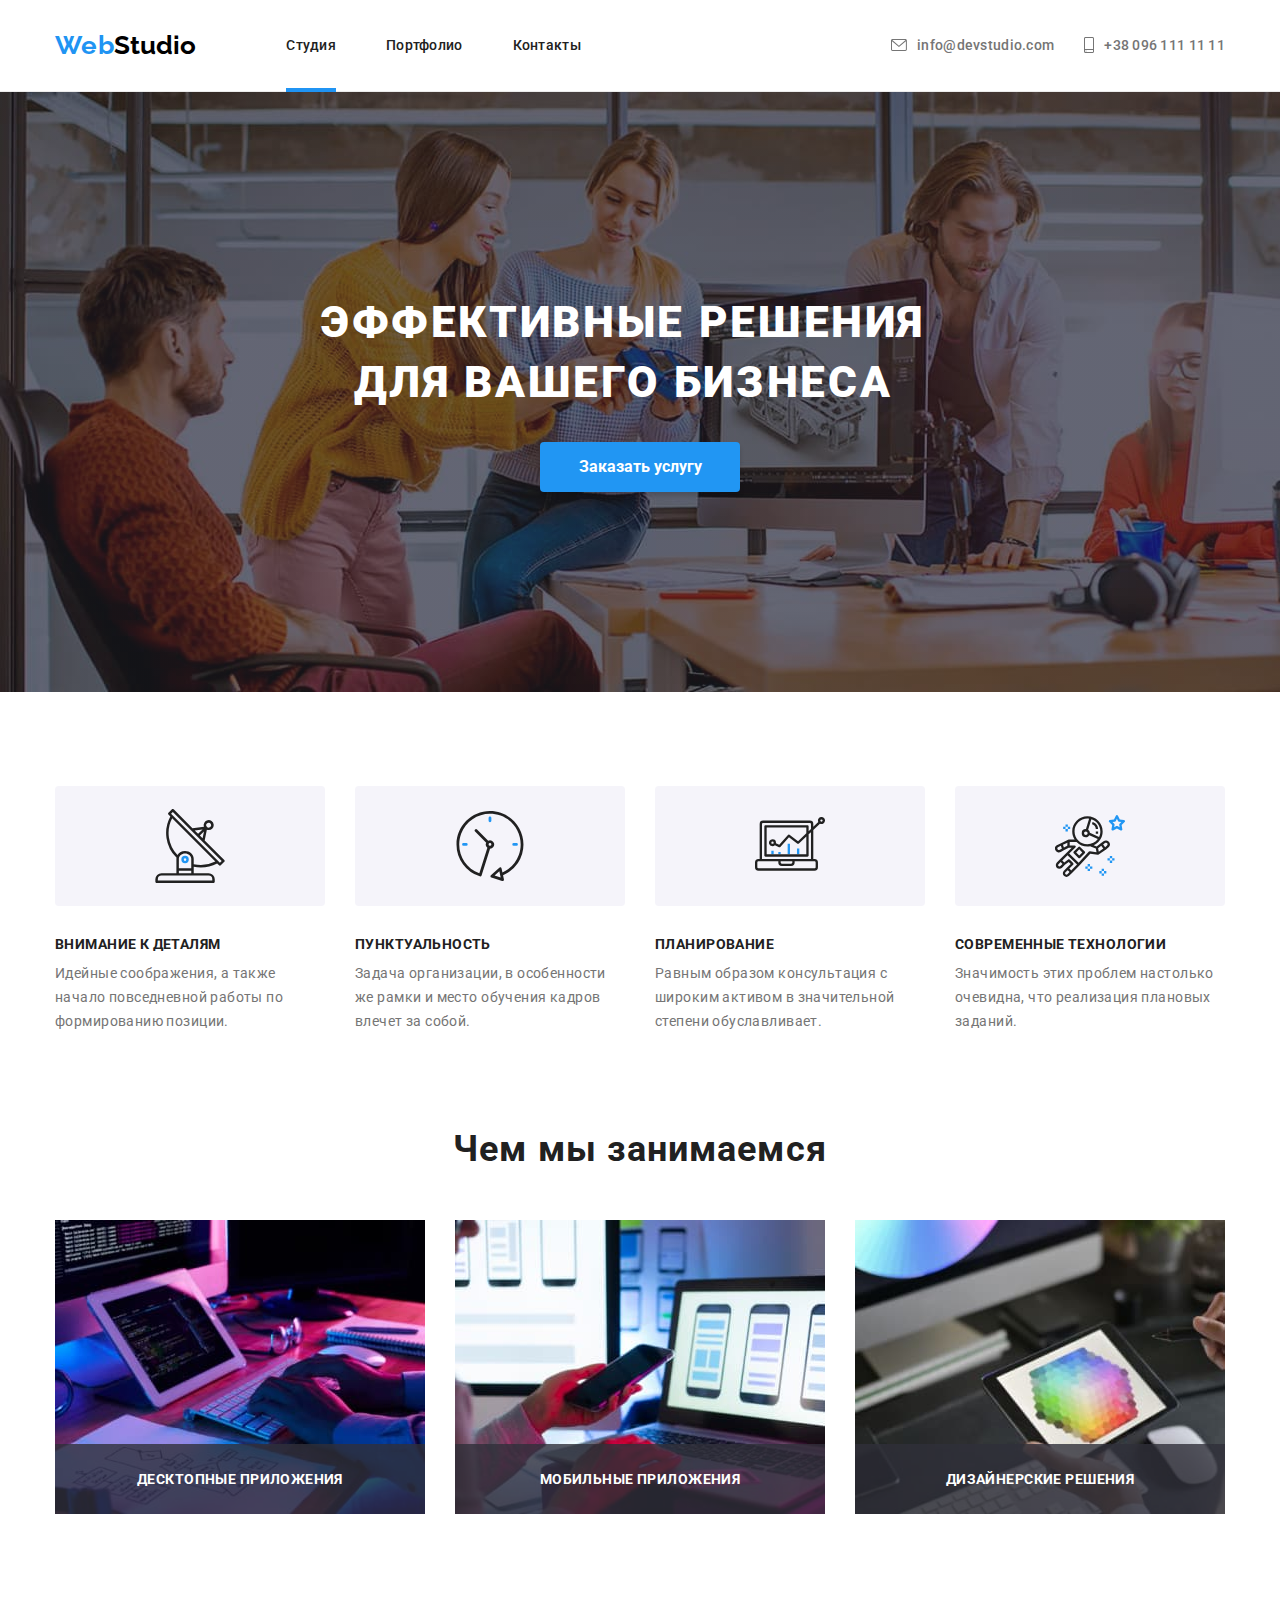
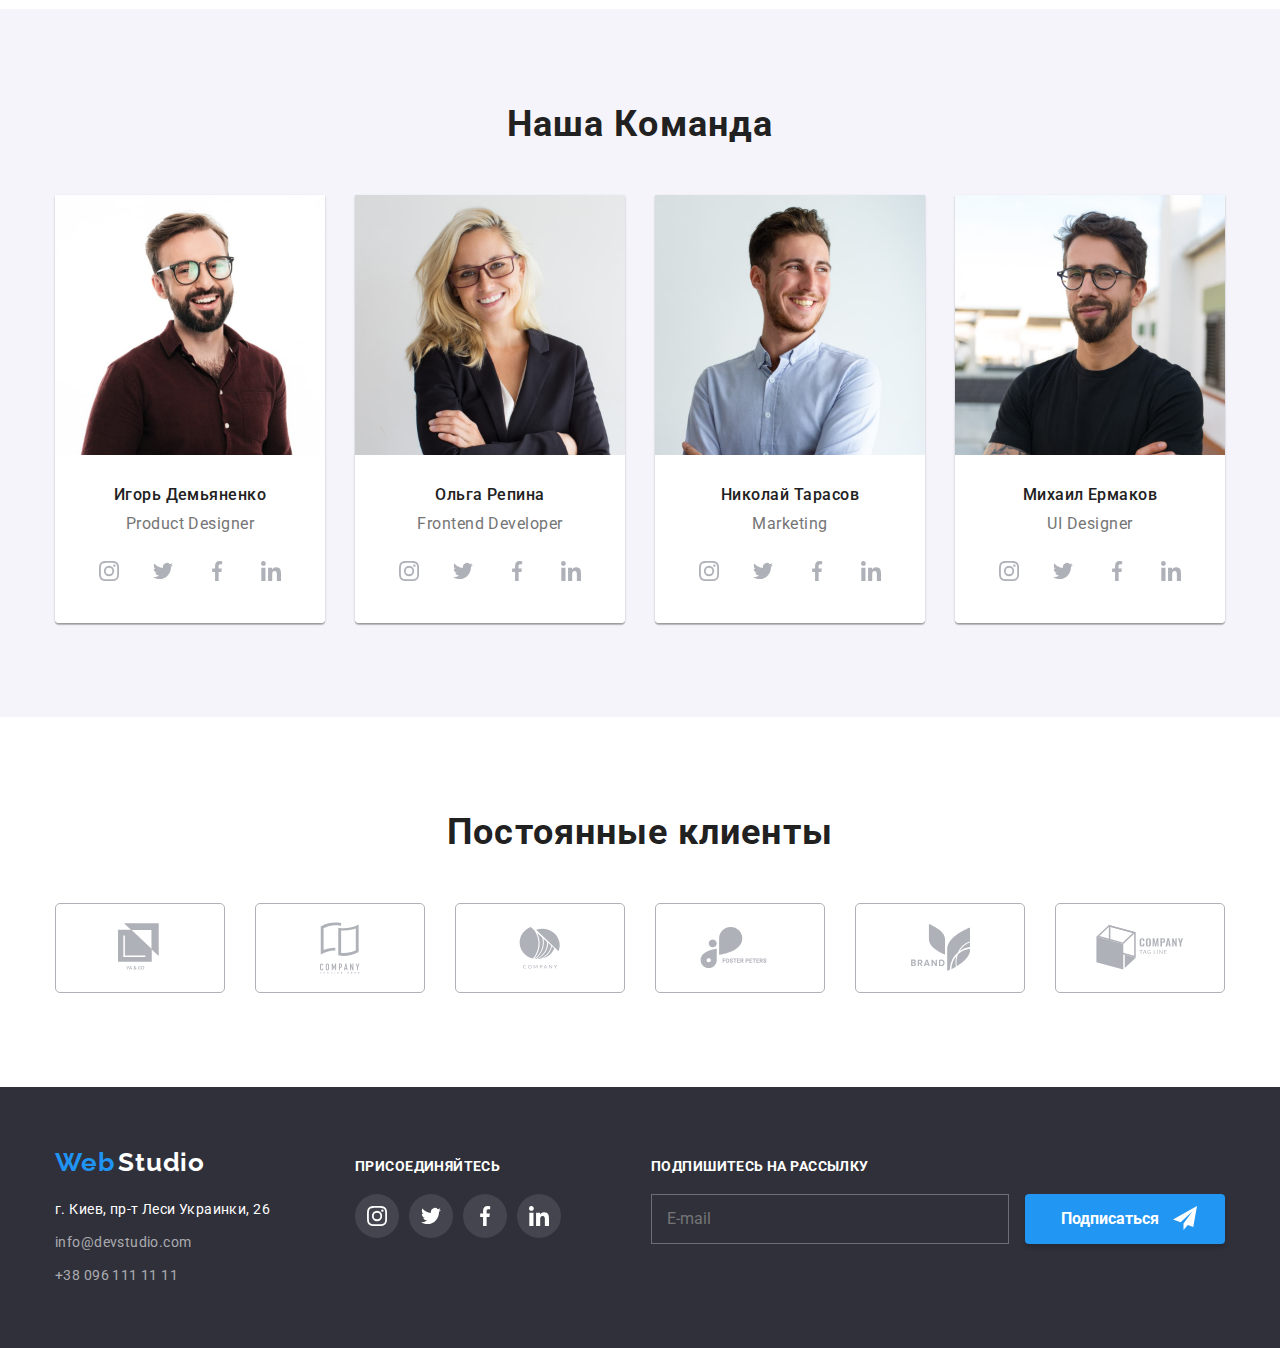
<file: index.html>
<!DOCTYPE html>
<html lang="ru">

<head>
  <meta charset="UTF-8" />
  <meta name="viewport" content="width=device-width, initial-scale=1.0" />
  <title lang="en">Web Studio</title>
  <link rel="stylesheet" href="https://cdnjs.cloudflare.com/ajax/libs/modern-normalize/1.0.0/modern-normalize.css" />
  <link href="https://fonts.googleapis.com/css2?family=Raleway:wght@700&family=Roboto:wght@400;500;700;900&display=swap"
    rel="stylesheet" />
  <link rel="stylesheet" href="./css/main.min.css">
</head>

<body>
  <!-- Heder -->
  <header class="header">
    <div class="container">
      <nav class="navigation">
        <a class="link logo-img" href="./index.html">
          <span class="logo">Web</span><span class="logo-color-light-theme">Studio</span>
        </a>
        <ul class="navigation-list list">
          <li class="navigation-list-item">
            <a class="navigation-list-link link studio-line" href="./index.html">Студия</a>
          </li>
          <li class="navigation-list-item">
            <a class="navigation-list-link link" href="./portfolio.html">Портфолио</a>
          </li>
          <li class="navigation-list-item">
            <a class="navigation-list-link link" href="">Контакты</a>
          </li>
        </ul>
      </nav>
      <address class="address">
        <ul class="address-list-header list">
          <li class="address-list-link-header">
            <a class="address-link link" href="mailto:info@devstudio.com">
              <svg class="address-svg" width="16" height="12">
                <use href="./images/sprite.svg#envelope"></use>
              </svg>
              info@devstudio.com
            </a>
          </li>
          <li class="address-list-link-header">
            <a class="address-link link" href="tel:+380961111111">
              <svg class="address-svg" width="10" height="16">
                <use href="./images/sprite.svg#smartphone"></use>
              </svg>
              +38 096 111 11 11</a>
          </li>
        </ul>
      </address>
    </div>
  </header>
  <main>
    <!-- Hero -->
    <section class="hero">
      <div class="hero-section container">
        <h1 class="hero-title">Эффективные решения для вашего бизнеса</h1>
        <button type="button" class="modal-button" data-modal-open>
          Заказать услугу
        </button>
      </div>
    </section>
    <!-- Qualities  -->
    <section class="qualities">
      <h2 hidden>Нашы качества</h2>
      <div class="qualities-container container">
        <ul class="qualities-list list">
          <li class="qualities-items">
            <h3 class="qualities-list-heading attention">
              Внимание к деталям
            </h3>
            <p class="qualities-list-text">
              Идейные соображения, а также начало повседневной работы по
              формированию позиции.
            </p>
          </li>
          <li class="qualities-items">
            <h3 class="qualities-list-heading punctuality">Пунктуальность</h3>
            <p class="qualities-list-text">
              Задача организации, в особенности же рамки и место обучения
              кадров влечет за собой.
            </p>
          </li>
          <li class="qualities-items">
            <h3 class="qualities-list-heading planning">Планирование</h3>
            <p class="qualities-list-text">
              Равным образом консультация с широким активом в значительной
              степени обуславливает.
            </p>
          </li>
          <li class="qualities-items">
            <h3 class="qualities-list-heading technologies">
              Современные технологии
            </h3>
            <p class="qualities-list-text">
              Значимость этих проблем настолько очевидна, что реализация
              плановых заданий.
            </p>
          </li>
        </ul>
      </div>
    </section>
    <!-- Develops -->
    <section class="works">
      <div class="works-section container">
        <h2 class="title">Чем мы занимаемся</h2>
        <ul class="works-list list">
          <li class="works-list-item">
            <div class="works-list-wrapper">
              <img src="./images/what-are-we-doing/img-1.jpg" alt="Написание кода на клавиатуре" width="370"
                height="294" />
              <div class="develops-overlay">
                <p class="develops-card-title">Десктопные приложения</p>
              </div>
            </div>
          </li>
          <li class="works-list-item">
            <div class="works-list-wrapper">
              <img src="./images/what-are-we-doing/img-2.jpg" alt="смартфон в руках на фоне ноутбука" width="370"
                height="294" />
              <div class="develops-overlay">
                <p class="develops-card-title">Мобильные приложения</p>
              </div>
            </div>
          </li>
          <li class="works-list-item">
            <div class="works-list-wrapper">
              <img src="./images/what-are-we-doing/img-3.jpg" alt="цвеовая палитра на экране планшета" width="370"
                height="294" />
              <div class="develops-overlay">
                <p class="develops-card-title">Дизайнерские решения</p>
              </div>
            </div>
          </li>
        </ul>
      </div>
    </section>
    <!-- Our team  -->
    <section class="team">
      <div class="team-section container">
        <h2 class="title">Наша Команда</h2>
        <ul class="team-list list">
          <li class="team-list-item">
            <img class="team-img" src="./images/team/img-1.jpg" alt="Фото Игоря Демьяненко" width="270" height="260" />
            <div class="team-list-block">
              <h3 class="team-list-names">Игорь Демьяненко</h3>
              <p class="team-list-workplace" lang="en">Product Designer</p>
              <ul class="social-link list">
                <li class="social-link-item">
                  <a class="social-link-link" href="./index.html">
                    <svg class="social-link-svg" width="20" height="20">
                      <use href="./images/sprite.svg#instagram"></use>
                    </svg>
                  </a>
                </li>
                <li class="social-link-item">
                  <a class="social-link-link" href="./index.html">
                    <svg class="social-link-svg" width="20" height="20">
                      <use href="./images/sprite.svg#twitter"></use>
                    </svg>
                  </a>
                </li>
                <li class="social-link-item">
                  <a class="social-link-link" href="./index.html">
                    <svg class="social-link-svg" width="20" height="20">
                      <use href="./images/sprite.svg#facebook"></use>
                    </svg>
                  </a>
                </li>
                <li class="social-link-item">
                  <a class="social-link-link" href="./index.html">
                    <svg class="social-link-svg" width="20" height="20">
                      <use href="./images/sprite.svg#linkedin"></use>
                    </svg>
                  </a>
                </li>
              </ul>
            </div>
          </li>
          <li class="team-list-item">
            <img class="team-img" src="./images/team/img-2.jpg" alt="Фото Ольги Репеной" width="270" height="260" />
            <div class="team-list-block">
              <h3 class="team-list-names">Ольга Репина</h3>
              <p class="team-list-workplace" lang="en">Frontend Developer</p>
              <ul class="social-link list">
                <li class="social-link-item">
                  <a class="social-link-link" href="./index.html">
                    <svg class="social-link-svg" width="20" height="20">
                      <use href="./images/sprite.svg#instagram"></use>
                    </svg>
                  </a>
                </li>
                <li class="social-link-item">
                  <a class="social-link-link" href="./index.html">
                    <svg class="social-link-svg" width="20" height="20">
                      <use href="./images/sprite.svg#twitter"></use>
                    </svg>
                  </a>
                </li>
                <li class="social-link-item">
                  <a class="social-link-link" href="./index.html">
                    <svg class="social-link-svg" width="20" height="20">
                      <use href="./images/sprite.svg#facebook"></use>
                    </svg>
                  </a>
                </li>
                <li class="social-link-item">
                  <a class="social-link-link" href="./index.html">
                    <svg class="social-link-svg" width="20" height="20">
                      <use href="./images/sprite.svg#linkedin"></use>
                    </svg>
                  </a>
                </li>
              </ul>
            </div>
          </li>
          <li class="team-list-item">
            <img class="team-img" src="./images/team/img-3.jpg" alt="Фото Николая Тарасова" width="270" height="260" />
            <div class="team-list-block">
              <h3 class="team-list-names">Николай Тарасов</h3>
              <p class="team-list-workplace" lang="en">Marketing</p>
              <ul class="social-link list">
                <li class="social-link-item">
                  <a class="social-link-link" href="./index.html">
                    <svg class="social-link-svg" width="20" height="20">
                      <use href="./images/sprite.svg#instagram"></use>
                    </svg>
                  </a>
                </li>
                <li class="social-link-item">
                  <a class="social-link-link" href="./index.html">
                    <svg class="social-link-svg" width="20" height="20">
                      <use href="./images/sprite.svg#twitter"></use>
                    </svg>
                  </a>
                </li>
                <li class="social-link-item">
                  <a class="social-link-link" href="./index.html">
                    <svg class="social-link-svg" width="20" height="20">
                      <use href="./images/sprite.svg#facebook"></use>
                    </svg>
                  </a>
                </li>
                <li class="social-link-item">
                  <a class="social-link-link" href="./index.html">
                    <svg class="social-link-svg" width="20" height="20">
                      <use href="./images/sprite.svg#linkedin"></use>
                    </svg>
                  </a>
                </li>
              </ul>
            </div>
          </li>
          <li class="team-list-item">
            <img class="team-img" src="./images/team/img-4.jpg" alt="Фото Михаила Ермакова" width="270" height="260" />
            <div class="team-list-block">
              <h3 class="team-list-names">Михаил Ермаков</h3>
              <p class="team-list-workplace" lang="en">UI Designer</p>
              <ul class="social-link list">
                <li class="social-link-item">
                  <a class="social-link-link" href="./index.html">
                    <svg class="social-link-svg" width="20" height="20">
                      <use href="./images/sprite.svg#instagram"></use>
                    </svg>
                  </a>
                </li>
                <li class="social-link-item">
                  <a class="social-link-link" href="./index.html">
                    <svg class="social-link-svg" width="20" height="20">
                      <use href="./images/sprite.svg#twitter"></use>
                    </svg>
                  </a>
                </li>
                <li class="social-link-item">
                  <a class="social-link-link" href="./index.html">
                    <svg class="social-link-svg" width="20" height="20">
                      <use href="./images/sprite.svg#facebook"></use>
                    </svg>
                  </a>
                </li>
                <li class="social-link-item">
                  <a class="social-link-link" href="./index.html">
                    <svg class="social-link-svg" width="20" height="20">
                      <use href="./images/sprite.svg#linkedin"></use>
                    </svg>
                  </a>
                </li>
              </ul>
            </div>
          </li>
        </ul>
      </div>
    </section>
    <!-- Regular customers -->
    <section class="regular-customers">
      <div class="customers container">
        <h2 class="title">Постоянные клиенты</h2>
        <ul class="customers-list list">
          <li class="customers-list-item">
            <a class="customers-link" href="#">
              <svg class="customers-svg" width="45" height="50">
                <use href="./images/sprite.svg#company1"></use>
              </svg>
            </a>
          </li>
          <li class="customers-list-item">
            <a class="customers-link" href="#">
              <svg class="customers-svg" width="40" height="52">
                <use href="./images/sprite.svg#company2"></use>
              </svg>
            </a>
          </li>
          <li class="customers-list-item">
            <a class="customers-link" href="#">
              <svg class="customers-svg" width="42" height="42">
                <use href="./images/sprite.svg#company3"></use>
              </svg>
            </a>
          </li>
          <li class="customers-list-item">
            <a class="customers-link" href="#">
              <svg class="customers-svg" width="80" height="42">
                <use href="./images/sprite.svg#company4"></use>
              </svg>
            </a>
          </li>
          <li class="customers-list-item">
            <a class="customers-link" href="#">
              <svg class="customers-svg" width="59" height="47">
                <use href="./images/sprite.svg#company5"></use>
              </svg>
            </a>
          </li>
          <li class="customers-list-item">
            <a class="customers-link" href="#">
              <svg class="customers-svg" width="88" height="45">
                <use href="./images/sprite.svg#company6"></use>
              </svg>
            </a>
          </li>
        </ul>
      </div>
    </section>
  </main>
  <!-- Footer  -->
  <footer class="footer">
    <div class="footer-section container">
      <address>
        <a class="link" href="./index.html">
          <span class="logo">Web</span>
          <span class="logo-color-dark-theme">Studio</span>
        </a>
        <ul class="address-list list">
          <li class="address-list-item">
            <a class="address link" href="https://goo.gl/maps/Qc6sMuTZFvDPrBof6">г. Киев, пр-т Леси Украинки, 26</a>
          </li>
          <li class="address-list-item">
            <a class="address-list-link link" href="mailto:info@devstudio.com">info@devstudio.com
            </a>
          </li>
          <li class="address-list-item">
            <a class="address-list-link link" href="tel:+380961111111">+38 096 111 11 11</a>
          </li>
        </ul>
      </address>
      <div class="join">
        <h2 class="loin-title">присоединяйтесь</h2>
        <ul class="join-list list">
          <li class="join-list-item">
            <a class="join-list-links" href="">
              <svg class="social-join-svg" width="20" height="20">
                <use href="./images/sprite.svg#instagram"></use>
              </svg>
            </a>
          </li>
          <li class="loin-list-item">
            <a class="join-list-links" href="">
              <svg class="social-join-svg" width="20" height="20">
                <use href="./images/sprite.svg#twitter"></use>
              </svg>
            </a>
          </li>
          <li class="loin-list-item">
            <a class="join-list-links" href="">
              <svg class="social-join-svg" width="20" height="20">
                <use href="./images/sprite.svg#facebook"></use>
              </svg>
            </a>
          </li>
          <li class="loin-list-item">
            <a class="join-list-links" href="">
              <svg class="social-join-svg" width="20" height="20">
                <use href="./images/sprite.svg#linkedin"></use>
              </svg>
            </a>
          </li>
        </ul>
      </div>
      <div class="subscribe">
        <h2 class="subscribe-title">Подпишитесь на рассылку</h2>
        <form action="#" id="subscribe">
          <input type="email" class="subscribe-mail" name="subscribe-mail" placeholder="E-mail">
          <button type="submit" class="subscribe-btn" form="subscribe">Подписаться
            <svg class="subscribe-svg" width="24" height="24">
              <use href="./images/sprite.svg#send"></use>
            </svg>
          </button>
        </form>
      </div>
    </div>
  </footer>
  <!-- Backdrop -->
  <div class="backdrop is-hidden" data-modal>
    <div class="backdrop-wrapper">
      <div class="modal">
        <button type="button" class="close-button" data-modal-close>
          <svg class="modal-svg" width="20" height="20">
            <use href="./images/sprite.svg#close-black"></use>
          </svg>
        </button>
        <form action="#" name="modal-form" class="modal-form">
          <h2 class="modal-title">Оставьте свои данные, мы вам перезвоним</h2>
          <span class="modal-form-wrapper">
            <label class="modal-form-label" for="user-name"> Имя</label>
            <input type="text" name="user-name" id="user-name" class="modal-input" placeholder="Антон Антонов" />
            <svg class="modal-form-icon" width="18" height="18">
              <use href="./images/sprite.svg#person"></use>
            </svg>
          </span>
          <span class="modal-form-wrapper">
            <label class="modal-form-label" for="user-telephone">Телефон</label>
            <input type="tel" name="user-telephone" id="user-telephone" class="modal-input"
              placeholder="+380-11-111-11-11" />
            <svg class="modal-form-icon" width="18" height="18">
              <use href="./images/sprite.svg#phone"></use>
            </svg>
          </span>
          <span class="modal-form-wrapper">
            <label class="modal-form-label" for="user-email">Почта</label>
            <input type="email" name="user-email" id="user-email" class="modal-input" placeholder="email@mail.com" />
            <svg class="modal-form-icon" width="18" height="18">
              <use href="./images/sprite.svg#vector"></use>
            </svg>
          </span>
          <label class="modal-form-label" for="user-comments">Комментарий</label>
          <textarea name="user-comments" id="user-comments" class="modal-textarea"
            placeholder="Введите текст"></textarea>
          <span class="conteiner-checkbox">
            <input type="checkbox" class="policity-custom-checkbox" name="user-policy" value="accept-policity"
              id="user-policy" />
            <label class="user-policy" for="user-policy"><span class="policity-text">Соглашаюсь с рассылкой и
                принимаю</span>
              <span class="policity-link">
                <a class="user-policy-link" href="">Условия договора</a>
              </span> </label>
          </span>
          <button type="submit" class="modal-button">Отправить</button>
        </form>
      </div>
    </div>
  </div>
  <script src="./js/modal.js"></script>
</body>

</html>
</file>
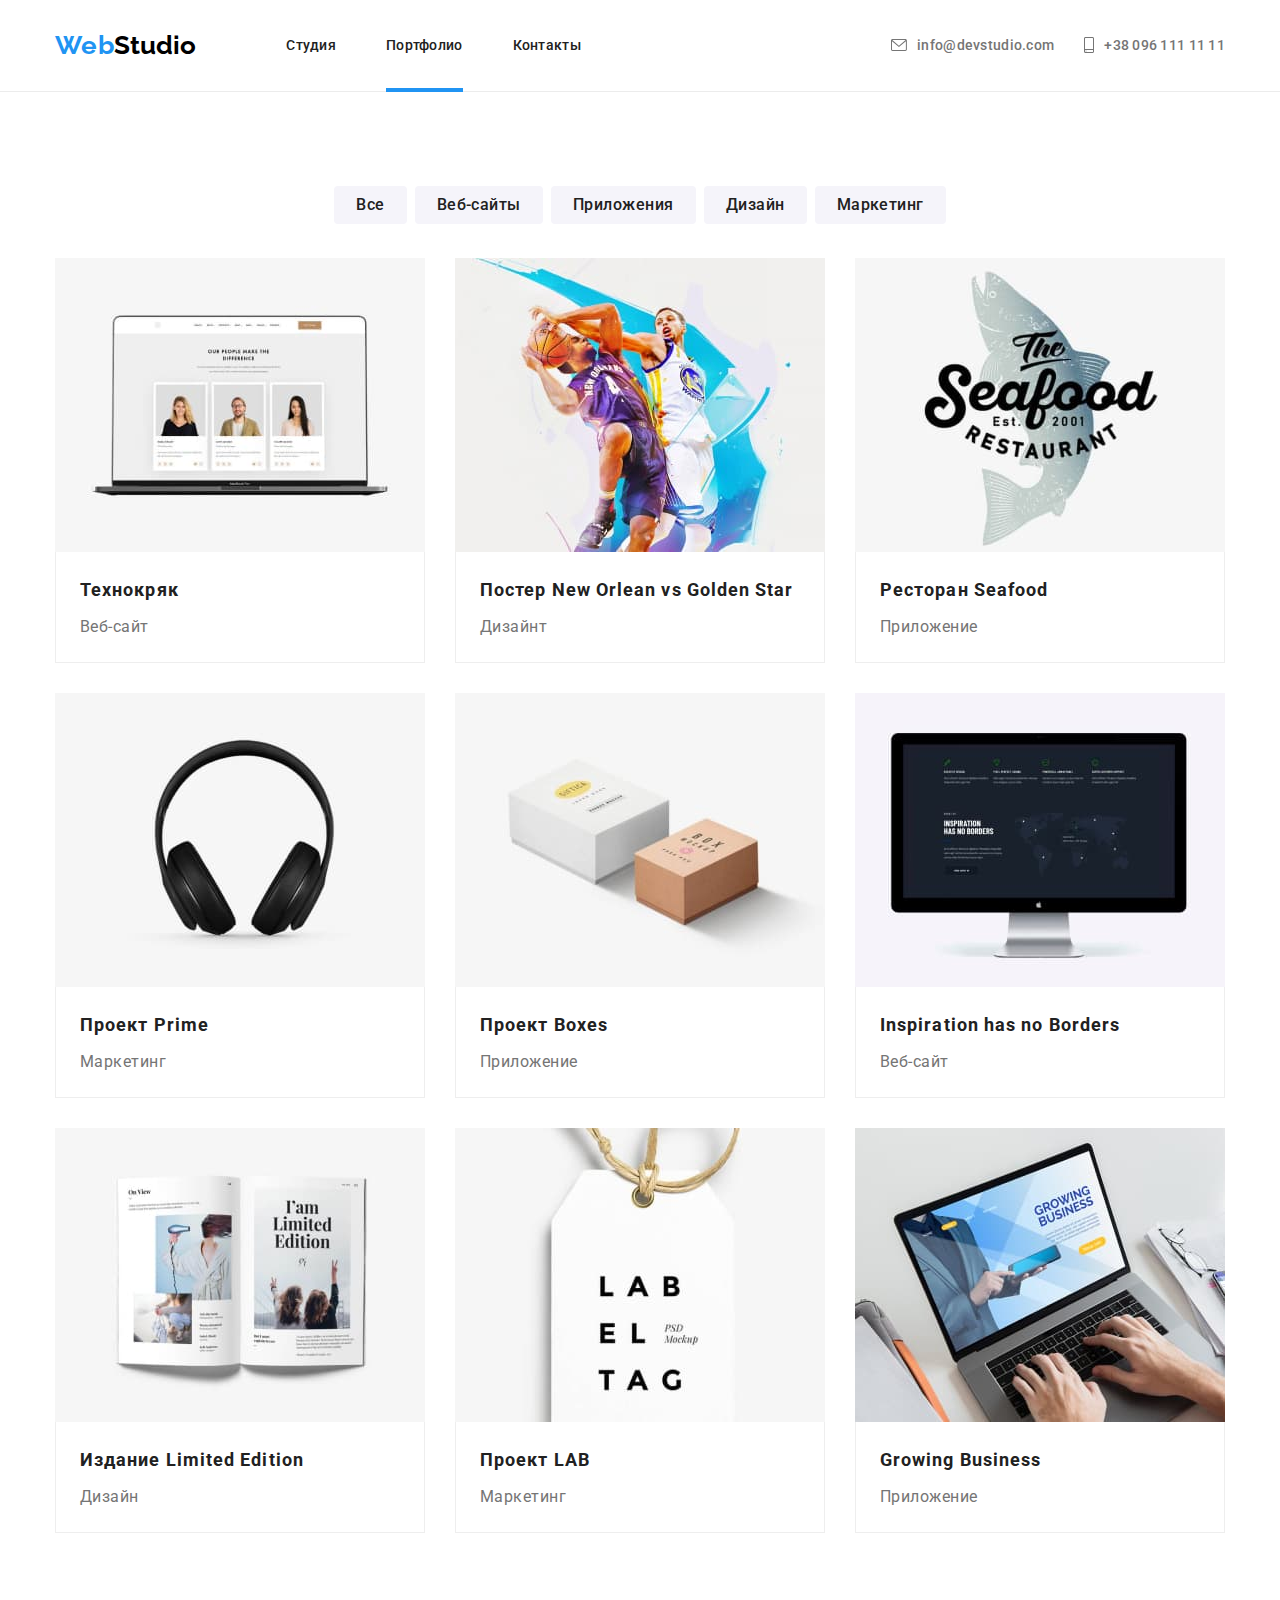
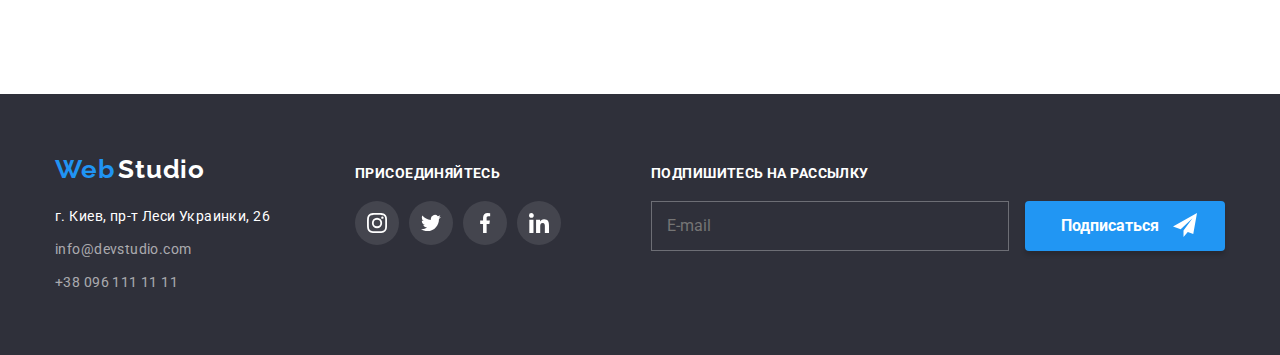
<file: portfolio.html>
<!DOCTYPE html>
<html lang="ru">

<head>
  <meta charset="UTF-8" />
  <meta name="viewport" content="width=device-width, initial-scale=1.0" />
  <title lang="en">Web Studio</title>
  <link rel="stylesheet" href="https://cdnjs.cloudflare.com/ajax/libs/modern-normalize/1.0.0/modern-normalize.css" />
  <link href="https://fonts.googleapis.com/css2?family=Raleway:wght@700&family=Roboto:wght@400;500;700;900&display=swap"
    rel="stylesheet" />
  <link rel="stylesheet" href="./css/portfolio-main.min.css">
</head>

<body>
  <!-- Heder Шапка страницы -->
  <header class="header">
    <div class="container">
      <nav class="navigation">
        <a class="link logo-img" href="./index.html">
          <span class="logo">Web</span><span class="logo-color-light-theme">Studio</span>
        </a>
        <ul class="navigation-list list">
          <li class="navigation-list-item">
            <a class="navigation-list-link link" href="./index.html">Студия</a>
          </li>
          <li class="navigation-list-item">
            <a class="navigation-list-link link portfolio-line" href="./portfolio.html">Портфолио</a>
          </li>
          <li class="navigation-list-item">
            <a class="navigation-list-link link" href="">Контакты</a>
          </li>
        </ul>
      </nav>
      <address class="address">
        <ul class="address-list-header list">
          <li class="address-list-link-header">
            <a class="address-link link" href="mailto:info@devstudio.com">
              <svg class="address-svg" width="16" height="12">
                <use href="./images/sprite.svg#envelope"></use>
              </svg>
              info@devstudio.com
            </a>
          </li>
          <li class="address-list-link-header">
            <a class="address-link link" href="tel:+380961111111">
              <svg class="address-svg" width="10" height="16">
                <use href="./images/sprite.svg#smartphone"></use>
              </svg>
              +38 096 111 11 11</a>
          </li>
        </ul>
      </address>
    </div>
  </header>
  <!-- Portfolio Navigation  Навигация в портфолио -->
  <section class="portfolio-navigation-main">
    <div class="portfolio-section container">
      <h1 hidden>Навигация в портфолио</h1>
      <ul class="portfolio-navigations-list list">
        <li class="portfolio-navigations-item">
          <button type="button" class="portfolio-navigations-button">
            Все
          </button>
        </li>
        <li class="portfolio-navigations-item">
          <button type="button" class="portfolio-navigations-button">
            Веб-сайты
          </button>
        </li>
        <li class="portfolio-navigations-item">
          <button type="button" class="portfolio-navigations-button">
            Приложения
          </button>
        </li>
        <li class="portfolio-navigations-item">
          <button type="button" class="portfolio-navigations-button">
            Дизайн
          </button>
        </li>
        <li class="portfolio-navigations-item">
          <button type="button" class="portfolio-navigations-button">
            Маркетинг
          </button>
        </li>
      </ul>
    </div>
    <!-- Secondary Navigation  -->
    <div class="portfolio-secondary-navigation-section">
      <ul class="portfolio-secondary-navigation list container">
        <li class="portfolio-nav-item">
          <div class="portfolio-card">
            <div class="portfolio-card-wrapper">
              <a class="portfolio-nav-link link" href=""><img src="./images/portfolio/img-1.jpg"
                  alt="Три человека на экране ноутбука" />
                <div class="portfolio-overlay">
                  <p class="portfolio-overlay-text">
                    Технокряк это современная площадка распространения коронавируса. Компании используют эту платформу
                    для цифрового
                    шпионажа и атак на защищённые сервера конкурентов.
                  </p>
                </div>
                <div class="portfolio-card-subtitle">
                  <h2 class="portfolio-nav-title">
                    Технокряк
                  </h2>
                  <p class="portfolio-nav-subtitle">Веб-сайт</p>
                </div>
              </a>
            </div>
          </div>
        </li>
        <li class="portfolio-nav-item">
          <div class="portfolio-card">
            <div class="portfolio-card-wrapper">
              <a class="portfolio-nav-link link" href=""><img src="./images/portfolio/img-2.jpg"
                  alt="Два баскетболиста, один в фиолетовой футболке, второй в белой" />
                <div class="portfolio-overlay">
                  <p class="portfolio-overlay-text">
                    Lorem ipsum, dolor sit amet consectetur adipisicing elit. Repudiandae ea sed officia voluptatem
                    nesciunt alias eveniet delectus, culpa laboriosam sapiente!
                  </p>
                </div>
                <div class="portfolio-card-subtitle">
                  <h2 class="portfolio-nav-title">
                    Постер <span lang="en">New Orlean vs Golden Star</span>
                  </h2>
                  <p class="portfolio-nav-subtitle">Дизайнт</p>
                </div>
              </a>
            </div>
          </div>
        </li>
        <li class="portfolio-nav-item">
          <div class="portfolio-card">
            <div class="portfolio-card-wrapper">
              <a class="portfolio-nav-link link" href=""><img src="./images/portfolio/img-3.jpg"
                  alt="Эмблема ресторана в виде рыбы" />
                <div class="portfolio-overlay">
                  <p class="portfolio-overlay-text">
                    Lorem ipsum, dolor sit amet consectetur adipisicing elit. Repudiandae ea sed officia voluptatem
                    nesciunt alias eveniet delectus, culpa laboriosam sapiente!
                  </p>
                </div>
                <div class="portfolio-card-subtitle">
                  <h2 class="portfolio-nav-title">
                    Ресторан <span lang="en">Seafood</span>
                  </h2>
                  <p class="portfolio-nav-subtitle">Приложение</p>
                </div>
              </a>
            </div>
          </div>
        </li>
        <li class="portfolio-nav-item">
          <div class="portfolio-card">
            <div class="portfolio-card-wrapper">
              <a class="portfolio-nav-link link" href=""><img src="./images/portfolio/img-4.jpg" alt="Наушники" />
                <div class="portfolio-overlay">
                  <p class="portfolio-overlay-text">
                    Lorem ipsum, dolor sit amet consectetur adipisicing elit. Repudiandae ea sed officia voluptatem
                    nesciunt alias eveniet delectus, culpa laboriosam sapiente!
                  </p>
                </div>
                <div class="portfolio-card-subtitle">
                  <h2 class="portfolio-nav-title">
                    Проект <span lang="en">Prime</span>
                  </h2>
                  <p class="portfolio-nav-subtitle">Маркетинг</p>
                </div>
              </a>
            </div>
          </div>
        </li>
        <li class="portfolio-nav-item">
          <div class="portfolio-card">
            <div class="portfolio-card-wrapper">
              <a class="portfolio-nav-link link" href=""><img src="./images/portfolio/img-5.jpg"
                  alt="Две коробки, одна белая, вторая коричневая" />
                <div class="portfolio-overlay">
                  <p class="portfolio-overlay-text">
                    Lorem ipsum, dolor sit amet consectetur adipisicing elit. Repudiandae ea sed officia voluptatem
                    nesciunt alias eveniet delectus, culpa laboriosam sapiente!
                  </p>
                </div>
                <div class="portfolio-card-subtitle">
                  <h2 class="portfolio-nav-title">
                    Проект <span lang="en">Boxes</span>
                  </h2>
                  <p class="portfolio-nav-subtitle">Приложение</p>
                </div>
              </a>
            </div>
          </div>
        </li>
        <li class="portfolio-nav-item">
          <div class="portfolio-card">
            <div class="portfolio-card-wrapper">
              <a class="portfolio-nav-link link" href=""><img src="./images/portfolio/img-6.jpg"
                  alt="На экране компьютера открыт Веб-Сайт" />
                <div class="portfolio-overlay">
                  <p class="portfolio-overlay-text">
                    Lorem ipsum, dolor sit amet consectetur adipisicing elit. Repudiandae ea sed officia voluptatem
                    nesciunt alias eveniet delectus, culpa laboriosam sapiente!
                  </p>
                </div>
                <div class="portfolio-card-subtitle">
                  <h2 lang="en" class="portfolio-nav-title">
                    Inspiration has no Borders
                  </h2>
                  <p class="portfolio-nav-subtitle">Веб-сайт</p>
                </div>
              </a>
            </div>
          </div>
        </li>
        <li class="portfolio-nav-item">
          <div class="portfolio-card">
            <div class="portfolio-card-wrapper">
              <a class="portfolio-nav-link link" href=""><img src="./images/portfolio/img-7.jpg"
                  alt="Развернутая книга" />
                <div class="portfolio-overlay">
                  <p class="portfolio-overlay-text">
                    Lorem ipsum, dolor sit amet consectetur adipisicing elit. Repudiandae ea sed officia voluptatem
                    nesciunt alias eveniet delectus, culpa laboriosam sapiente!
                  </p>
                </div>
                <div class="portfolio-card-subtitle">
                  <h2 class="portfolio-nav-title">
                    Издание <span lang="en">Limited Edition</span>
                  </h2>
                  <p class="portfolio-nav-subtitle">Дизайн</p>
                </div>
              </a>
            </div>
          </div>
        </li>
        <li class="portfolio-nav-item">
          <div class="portfolio-card">
            <div class="portfolio-card-wrapper">
              <a class="portfolio-nav-link link" href=""><img src="./images/portfolio/img-8.jpg"
                  alt="Лейба с натписью лейба" />
                <div class="portfolio-overlay">
                  <p class="portfolio-overlay-text">
                    Lorem ipsum, dolor sit amet consectetur adipisicing elit. Repudiandae ea sed officia voluptatem
                    nesciunt alias eveniet delectus, culpa laboriosam sapiente!
                  </p>
                </div>
                <div class="portfolio-card-subtitle">
                  <h2 class="portfolio-nav-title">
                    Проект <span lang="en">LAB</span>
                  </h2>
                  <p class="portfolio-nav-subtitle">Маркетинг</p>
                </div>
              </a>
            </div>
          </div>
        </li>
        <li class="portfolio-nav-item">
          <div class="portfolio-card">
            <div class="portfolio-card-wrapper">
              <a class="portfolio-nav-link link" href=""><img src="./images/portfolio/img-9.jpg"
                  alt="Человек наберает текст на ноутбуке" />
                <div class="portfolio-overlay">
                  <p class="portfolio-overlay-text">
                    Lorem ipsum, dolor sit amet consectetur adipisicing elit. Repudiandae ea sed officia voluptatem
                    nesciunt alias eveniet delectus, culpa laboriosam sapiente!
                  </p>
                </div>
                <div class="portfolio-card-subtitle">
                  <h2 lang="en" class="portfolio-nav-title">
                    Growing Business
                  </h2>
                  <p class="portfolio-nav-subtitle">Приложение</p>
                </div>
              </a>
            </div>
          </div>
        </li>
      </ul>
    </div>
  </section>
  <!--Basement-->
  <footer class="footer">
    <div class="footer-section container">
      <address>
        <a class="link" href="./index.html">
          <span class="logo">Web</span>
          <span class="logo-color-dark-theme">Studio</span>
        </a>
        <ul class="address-list list">
          <li class="address-list-item">
            <a class="address link" href="https://goo.gl/maps/Qc6sMuTZFvDPrBof6">г. Киев, пр-т Леси Украинки, 26</a>
          </li>
          <li class="address-list-item">
            <a class="address-list-link link" href="mailto:info@devstudio.com">info@devstudio.com
            </a>
          </li>
          <li class="address-list-item">
            <a class="address-list-link link" href="tel:+380961111111">+38 096 111 11 11</a>
          </li>
        </ul>
      </address>
      <div class="join">
        <h2 class="loin-title">присоединяйтесь</h2>
        <ul class="join-list list">
          <li class="join-list-item">
            <a class="join-list-links" href="">
              <svg class="social-join-svg" width="20" height="20">
                <use href="./images/sprite.svg#instagram"></use>
              </svg>
            </a>
          </li>
          <li class="loin-list-item">
            <a class="join-list-links" href="">
              <svg class="social-join-svg" width="20" height="20">
                <use href="./images/sprite.svg#twitter"></use>
              </svg>
            </a>
          </li>
          <li class="loin-list-item">
            <a class="join-list-links" href="">
              <svg class="social-join-svg" width="20" height="20">
                <use href="./images/sprite.svg#facebook"></use>
              </svg>
            </a>
          </li>
          <li class="loin-list-item">
            <a class="join-list-links" href="">
              <svg class="social-join-svg" width="20" height="20">
                <use href="./images/sprite.svg#linkedin"></use>
              </svg>
            </a>
          </li>
        </ul>
      </div>
      <div class="subscribe">
        <h2 class="subscribe-title">Подпишитесь на рассылку</h2>
        <form action="#" id="subscribe">
          <input type="email" class="subscribe-mail" placeholder="E-mail">
          <button type="submit" class="subscribe-btn" form="subscribe">Подписаться
            <svg class="subscribe-svg" width="24" height="24">
              <use href="./images/sprite.svg#send"></use>
            </svg>
          </button>
        </form>
      </div>
    </div>
  </footer>
</body>

</html>
</file>
<file: css/main.min.css>
.is-hidden{opacity:0;visibility:hidden;pointer-events:none}body{font-family:'Roboto', sans-serif}*,*::before,*::after{margin:0;padding:0;box-sizing:border-box}img{display:block}.link{text-decoration:none;transition:color 250ms cubic-bezier(0.4, 0, 0.2, 1)}.list{list-style:none}.container{width:1200px;padding:0 15px;margin:0 auto}.container-checkbox{position:relative;display:flex;justify-content:center;align-items:center}.modal-button{display:block;margin:0 auto;font-family:"Roboto",sans-serif;font-style:normal;font-weight:700;font-size:16px;line-height:1.875;color:#ffffff;padding:10px 32px;cursor:pointer;border:none;outline:none;min-width:200px;height:50px;background:#2196f3;box-shadow:0px 4px 4px rgba(0,0,0,0.15);border-radius:4px;transition:all 250ms cubic-bezier(0.4, 0, 0.2, 1)}.modal-button:hover,.modal-button:focus,.subscribe-btn:hover,.subscribe-btn:focus{background:#188ce8;color:#fff}.title{font-weight:700;font-size:36px;line-height:1.167;letter-spacing:0.03em;margin-bottom:50px;color:#212121}.logo{font-family:"Raleway",sans-serif;font-style:normal;font-weight:700;font-size:26px;line-height:1.192;letter-spacing:0.03em;color:#2094f3}.logo-img{margin-right:90px}.logo-color-light-theme{font-family:"Raleway",sans-serif;font-style:normal;font-weight:700;font-size:26px;color:#000}.logo-color-dark-theme{font-family:"Raleway",sans-serif;font-style:normal;font-weight:700;font-size:26px;line-height:1.192;letter-spacing:0.03em;color:#fff}.backdrop{position:fixed;top:0;left:0;width:100%;height:100%;background-color:rgba(0,0,0,0.2);overflow-y:auto;overflow-x:hidden;transition:all 300ms cubic-bezier(0.4, 0, 0.2, 1)}.backdrop-wrapper{display:flex;justify-content:center;align-items:center;min-height:100%;padding:15px}.backdrop.is-hidden .modal{transform:rotate(0deg) scale(0);transition:all 300ms cubic-bezier(0.4, 0, 0.2, 1)}.modal{position:relative;width:530px;height:580px;padding:40px;transform:rotate(360deg) scale(1);transition:all 300ms cubic-bezier(0.4, 0, 0.2, 1) 300ms;background-color:#fff}.backdrop .modal-textarea:focus,.modal-input:focus{outline:none;border:1px solid #2196f3}.modal-input:focus+.modal-form-icon{fill:#2094f3;transition:fill 250ms cubic-bezier(0.4, 0, 0.2, 1)}.modal-title{font-size:20px;line-height:1.15;text-align:center;letter-spacing:0.03em;margin-bottom:12px}.modal-input{display:inline-block;width:100%;height:40px;padding-left:42px;margin-top:4px;border:1px solid rgba(33,33,33,0.2);border-radius:4px}.modal-textarea{width:100%;height:120px;resize:none;padding-top:12px;padding-left:16px;margin-bottom:20px;margin-top:4px;border:1px solid rgba(33,33,33,0.2);border-radius:4px}.modal-form-icon{position:absolute;bottom:11px;left:12px}.modal-form-wrapper{display:block;position:relative;margin-bottom:10px}.modal-form-wrapper{display:block;position:relative;margin-bottom:10px}.modal-form-label{font-size:12px;line-height:14px;letter-spacing:0.01em;color:#757575}.policity-custom-checkbox{position:absolute;z-index:-1;opacity:0}.policity-custom-checkbox+.user-policy{display:inline-flex;align-items:center}.policity-custom-checkbox+.user-policy::before{content:'';display:inline-block;width:1em;height:1em;flex-shrink:0;flex-grow:0;margin-right:0.5em;background-repeat:no-repeat;background-position:center center;background-color:#fff;border:1px solid #212121;border-radius:2px}.policity-custom-checkbox:checked+.user-policy::before{border-color:#2094f3;background-color:#2094f3;background-image:url("data:image/svg+xml,%3Csvg width='16' height='15' viewBox='0 0 16 15' fill='none' xmlns='http://www.w3.org/2000/svg'%3E%3Crect width='16' height='15' rx='2' fill='%232196F3'/%3E%3Cpath d='M3.95703 7.75166L3.88825 7.68604L3.81923 7.75141L2.93123 8.59258L2.85486 8.66492L2.93097 8.73753L6.42671 12.0724L6.49574 12.1382L6.56476 12.0724L14.069 4.91352L14.1449 4.84116L14.069 4.76881L13.1873 3.92764L13.1183 3.86183L13.0493 3.92761L6.49577 10.1735L3.95703 7.75166Z' fill='white' stroke='white' stroke-width='0.2'/%3E%3C/svg%3E%0A")}.policity-custom-checkbox:focus+.user-policy::before{border-color:#2094f3;border:1px solid #2094f3;background-image:url("data:image/svg+xml,%3Csvg width='16' height='15' viewBox='0 0 16 15' fill='none' xmlns='http://www.w3.org/2000/svg'%3E%3Cpath d='M14.2222 1.66667V13.3333H1.77778V1.66667H14.2222ZM14.2222 0H1.77778C0.8 0 0 0.75 0 1.66667V13.3333C0 14.25 0.8 15 1.77778 15H14.2222C15.2 15 16 14.25 16 13.3333V1.66667C16 0.75 15.2 0 14.2222 0Z' fill='%232196F3'/%3E%3C/svg%3E")}.policity-custom-checkbox:focus:checked+.user-policy::before{border-color:#2094f3;background-color:#2094f3;background-image:url("data:image/svg+xml,%3Csvg width='16' height='15' viewBox='0 0 16 15' fill='none' xmlns='http://www.w3.org/2000/svg'%3E%3Crect width='16' height='15' rx='2' fill='%232196F3'/%3E%3Cpath d='M3.95703 7.75166L3.88825 7.68604L3.81923 7.75141L2.93123 8.59258L2.85486 8.66492L2.93097 8.73753L6.42671 12.0724L6.49574 12.1382L6.56476 12.0724L14.069 4.91352L14.1449 4.84116L14.069 4.76881L13.1873 3.92764L13.1183 3.86183L13.0493 3.92761L6.49577 10.1735L3.95703 7.75166Z' fill='white' stroke='white' stroke-width='0.2'/%3E%3C/svg%3E")}.user-policy{display:block;margin-bottom:20px;font-size:14px;line-height:24px;letter-spacing:0.04em;cursor:pointer;color:#757575}.user-policy-link{color:#2094f3}.policity-text{margin-right:5px}.studio-line::after{content:'';position:absolute;display:block;height:4px;width:100%;margin-top:33px;background-color:#2094f3}.portfolio-line::after{content:'';position:absolute;display:block;height:4px;width:100%;margin-top:33px;background-color:#2094f3}.close-button{position:absolute;display:flex;justify-content:center;align-items:center;top:8px;right:8px;width:30px;height:30px;background-color:#fff;border:1px solid rgba(0,0,0,0.1);border-radius:50%;cursor:pointer}.close-button:hover .modal-svg{fill:#2094f3;transition:fill 250ms cubic-bezier(0.4, 0, 0.2, 1)}.header{padding:30px 0;border-bottom:1px solid #ececec}.header .container{display:flex;align-items:center}.header .address-list-header{display:flex;align-items:center}.header .address{margin-left:auto}.navigation{display:flex;align-items:center}.navigation-list{display:flex;align-items:center}.navigation-list-item:not(:last-child){margin-right:50px}.navigation-list-link{font-weight:500;font-size:14px;line-height:1.143;letter-spacing:0.02em;position:relative;color:#212121;transition:all 250ms cubic-bezier(0.4, 0, 0.2, 1)}.address-link{display:flex;justify-content:center;align-items:center;font-style:normal;font-weight:500;font-size:14px;line-height:1.143;letter-spacing:0.02em;color:#757575;transition:all 250ms cubic-bezier(0.4, 0, 0.2, 1)}.address-svg{margin-right:10px;fill:#757575;transition:fill 250ms cubic-bezier(0.4, 0, 0.2, 1)}.address-link:hover .address-svg,.address-link:focus .address-svg{fill:#2094f3}.address-list-link-header:not(:last-child){margin-right:30px}.navigation-list-link:hover,.navigation-list-link:focus,.address-list-link:hover,.address-list-link:focus,.address:hover,.address:focus,.address-link:hover,.address-link:focus{color:#2094f3}.hero{height:600px;max-width:1600px;margin-left:auto;margin-right:auto;background-image:linear-gradient(to right, rgba(47,48,58,0.4), rgba(47,48,58,0.4)),url("../images/hero/hero-img.jpg");background-color:#c4c4c4}.hero-section{text-align:center;padding-top:200px;padding-left:235px;padding-right:235px;padding-bottom:280px}.hero-title{font-weight:900;font-size:44px;line-height:1.364;letter-spacing:0.06em;text-transform:uppercase;margin-bottom:30px;width:696px;height:120px;color:#ffffff}.qualities-container{padding-top:94px;padding-bottom:94px}.qualities-list{display:flex}.qualities-list-heading{font-weight:700;font-size:14px;line-height:1.143;letter-spacing:0.03em;text-transform:uppercase;margin-bottom:10px;color:#212121}.qualities-list-heading::before{content:'';display:block;margin-bottom:30px;height:120px;background-color:#f5f4fa;border-radius:4px;background-position:center;background-size:contain;background-repeat:no-repeat;background-size:70px}.qualities-list-text{font-weight:400;font-size:14px;line-height:1.714;letter-spacing:0.03em;color:#757575}.qualities-items{width:270px}.qualities-items:not(:last-child){margin-right:30px}.attention::before{background-image:url(../images/qualities/satellite.svg)}.punctuality::before{background-image:url(../images/qualities/clock.svg)}.planning::before{background-image:url(../images/qualities/diagram.svg)}.technologies::before{background-image:url(../images/qualities/astronaut.svg)}.works-section{padding-bottom:95px;text-align:center}.works-section-list{display:flex;justify-content:space-between}.works-section-list-wrapper{position:relative}.develops-overlay{position:absolute;left:0;bottom:0;width:100%;display:flex;justify-content:center;align-items:center;height:70px;background-color:rgba(47,48,58,0.8);color:#fff}.develops-card-title{font-family:"Roboto",sans-serif;font-weight:bold;font-size:14px;line-height:1.143;letter-spacing:0.03em;text-transform:uppercase}.works-list{display:flex;justify-content:space-between}.works-list-wrapper{position:relative}.team{background:#f5f4fa}.team-list{display:flex;justify-content:space-between}.team-list-block{padding:30px 32px;background-color:#fff}.team-list-item{box-shadow:0px 1px 3px rgba(0,0,0,0.12),0px 1px 1px rgba(0,0,0,0.14),0px 2px 1px rgba(0,0,0,0.2);border-radius:0px 0px 4px 4px;overflow:hidden}.team-list-names{margin-bottom:10px;font-weight:500;font-size:16px;line-height:1.187;letter-spacing:0.03em;color:#212121}.team-list-workplace{font-family:"Roboto",sans-serif;font-style:normal;font-weight:400;font-size:16px;line-height:1.187;letter-spacing:0.03em;color:#757575}.team-section{padding-top:94px;padding-bottom:94px;text-align:center}.social-link{display:flex;justify-content:space-between}.social-link-link{display:flex;justify-content:center;align-items:center;width:44px;height:44px;border-radius:50%;margin-top:16px;color:#fff;transition:background-color 250ms cubic-bezier(0.4, 0, 0.2, 1)}.social-link-link:hover,.social-link-link:focus{background-color:#2094f3}.social-link-svg{fill:#afb1b8;transition:fill 250ms cubic-bezier(0.4, 0, 0.2, 1)}.social-link-link:hover .social-link-svg,.social-link-link:focus .social-link-svg{fill:#fff}.customers{padding-top:94px;padding-bottom:94px;text-align:center}.customers-list{display:flex;justify-content:space-between;margin-top:50px}.customers-link{display:flex;justify-content:center;align-items:center;width:170px;height:90px;border:1px solid #afb1b8;border-radius:5px;transition:all 250ms cubic-bezier(0.4, 0, 0.2, 1)}.customers-link:hover{border-color:#2094f3}.customers-svg{fill:#afb1b8;transition:fill 250ms cubic-bezier(0.4, 0, 0.2, 1)}.customers-link:hover .customers-svg{fill:#2094f3}.footer{background:#2f303a}.footer-section{display:flex;align-items:baseline;padding-top:60px;padding-bottom:60px}.footer-section .address{width:230px}.address{display:block;font-weight:400;font-style:normal;font-size:14px;line-height:1.714;letter-spacing:0.03em;color:#ffffff}.address-list{margin-top:20px;margin-right:70px}.address-list-item:not(:last-child){margin-bottom:9px}.address-list-link{font-weight:400;font-style:normal;font-size:14px;line-height:1.714;letter-spacing:0.03em;color:rgba(255,255,255,0.6)}.loin-title,.subscribe-title{font-style:normal;text-transform:uppercase;font-weight:bold;font-size:14px;line-height:16px;letter-spacing:0.03em;color:#fff}.join-list{margin-top:20px;display:flex;justify-content:space-between}.join-list-links{display:flex;justify-content:center;align-items:center;height:44px;width:44px;background-color:rgba(255,255,255,0.1);border-radius:50%;margin-right:10px;transition:background-color 250ms cubic-bezier(0.4, 0, 0.2, 1)}.join-list-links:hover{background-color:#2094f3}.social-join-svg{fill:#fff}.subscribe{width:100%;margin-left:80px}.subscribe-title{display:block;margin-bottom:20px}.subscribe-mail{padding:15px;display:inline-block;margin-right:12px;width:358px;height:50px;color:#fff;background-color:rgba(0,0,0,0);border:1px solid rgba(255,255,255,0.3)}.subscribe-mail:focus{outline:none;border:1px solid #2094f3;border-radius:2px}.subscribe-btn{position:relative;display:inline-block;font-family:"Roboto",sans-serif;font-style:normal;font-weight:700;font-size:16px;line-height:1.875;color:#ffffff;padding:10px 62px 10px 32px;cursor:pointer;border:none;outline:none;min-width:200px;height:50px;background:#2196f3;box-shadow:0px 4px 4px rgba(0,0,0,0.15);border-radius:4px;transition:all 250ms cubic-bezier(0.4, 0, 0.2, 1)}.subscribe-svg{position:absolute;top:0px;right:0px;transform:translateY(50%);margin-right:28px;display:block}
/*# sourceMappingURL=main.min.css.map */
</file>
<file: css/portfolio-main.min.css>
body{font-family:'Roboto', sans-serif}*,*::before,*::after{margin:0;padding:0;box-sizing:border-box}img{display:block}.link{text-decoration:none;transition:color 250ms cubic-bezier(0.4, 0, 0.2, 1)}.list{list-style:none}.container{width:1200px;padding:0 15px;margin:0 auto}.container-checkbox{position:relative;display:flex;justify-content:center;align-items:center}.logo{font-family:"Raleway",sans-serif;font-style:normal;font-weight:700;font-size:26px;line-height:1.192;letter-spacing:0.03em;color:#2094f3}.logo-img{margin-right:90px}.logo-color-light-theme{font-family:"Raleway",sans-serif;font-style:normal;font-weight:700;font-size:26px;color:#000}.logo-color-dark-theme{font-family:"Raleway",sans-serif;font-style:normal;font-weight:700;font-size:26px;line-height:1.192;letter-spacing:0.03em;color:#fff}.studio-line::after{content:'';position:absolute;display:block;height:4px;width:100%;margin-top:33px;background-color:#2094f3}.portfolio-line::after{content:'';position:absolute;display:block;height:4px;width:100%;margin-top:33px;background-color:#2094f3}.modal-button{display:block;margin:0 auto;font-family:"Roboto",sans-serif;font-style:normal;font-weight:700;font-size:16px;line-height:1.875;color:#ffffff;padding:10px 32px;cursor:pointer;border:none;outline:none;min-width:200px;height:50px;background:#2196f3;box-shadow:0px 4px 4px rgba(0,0,0,0.15);border-radius:4px;transition:all 250ms cubic-bezier(0.4, 0, 0.2, 1)}.modal-button:hover,.modal-button:focus,.subscribe-btn:hover,.subscribe-btn:focus{background:#188ce8;color:#fff}.header{padding:30px 0;border-bottom:1px solid #ececec}.header .container{display:flex;align-items:center}.header .address-list-header{display:flex;align-items:center}.header .address{margin-left:auto}.navigation{display:flex;align-items:center}.navigation-list{display:flex;align-items:center}.navigation-list-item:not(:last-child){margin-right:50px}.navigation-list-link{font-weight:500;font-size:14px;line-height:1.143;letter-spacing:0.02em;position:relative;color:#212121;transition:all 250ms cubic-bezier(0.4, 0, 0.2, 1)}.address-link{display:flex;justify-content:center;align-items:center;font-style:normal;font-weight:500;font-size:14px;line-height:1.143;letter-spacing:0.02em;color:#757575;transition:all 250ms cubic-bezier(0.4, 0, 0.2, 1)}.address-svg{margin-right:10px;fill:#757575;transition:fill 250ms cubic-bezier(0.4, 0, 0.2, 1)}.address-link:hover .address-svg,.address-link:focus .address-svg{fill:#2094f3}.address-list-link-header:not(:last-child){margin-right:30px}.navigation-list-link:hover,.navigation-list-link:focus,.address-list-link:hover,.address-list-link:focus,.address:hover,.address:focus,.address-link:hover,.address-link:focus{color:#2094f3}.portfolio-navigations-list{display:flex;justify-content:center}.portfolio-navigations-item:not(:last-child){margin-right:8px}.portfolio-navigations-button{display:inline-block;font-style:normal;font-weight:500;font-size:16px;line-height:1.625;letter-spacing:0.03em;padding:6px 22px;border:none;cursor:pointer;background:#f5f4fa;border-radius:4px;color:#212121;transition:background-color 250ms cubic-bezier(0.4, 0, 0.2, 1),color 250ms cubic-bezier(0.4, 0, 0.2, 1)}.portfolio-navigations-button:hover,.portfolio-navigations-button:focus{color:#fff;background-color:#2094f3}.portfolio-section{padding-top:94px}.portfolio-img{position:relative}.portfolio-secondary-navigation{display:flex;flex-wrap:wrap}.portfolio-secondary-navigation-section{padding-top:34px;padding-bottom:131px}.portfolio-nav-title{margin-bottom:4px}.portfolio-nav-item:not(:nth-child(3n+3)){margin-right:30px;margin-bottom:30px}.portfolio-card{position:relative;overflow:hidden}.portfolio-card-subtitle{position:relative;background-color:#fff;padding:20px 24px;border-left:1px solid #eeeeee;border-right:1px solid #eeeeee;border-bottom:1px solid #eeeeee}.portfolio-card:hover,.portfolio-card:focus{box-shadow:0px 1px 1px rgba(0,0,0,0.12),0px 4px 4px rgba(0,0,0,0.06),1px 4px 6px rgba(0,0,0,0.16)}.portfolio-overlay{position:absolute;top:0;display:flex;justify-content:center;padding:63px 24px;width:100%;height:100%;background-color:rgba(33,150,243,0.9);color:#fff;transform:translateY(100%);transition:all 250ms cubic-bezier(0.4, 0, 0.2, 1)}.portfolio-nav-item:hover .portfolio-overlay{transform:translateY(0)}.portfolio-overlay-text{font-family:"Roboto",sans-serif;font-size:18px;line-height:1.556;letter-spacing:0.03em}.portfolio-nav-subtitle{font-weight:normal;font-size:16px;line-height:1.875;letter-spacing:0.03em;color:#757575}.portfolio-nav-title{font-weight:bold;font-size:18px;line-height:2;letter-spacing:0.06em;color:#212121}.footer{background:#2f303a}.footer-section{display:flex;align-items:baseline;padding-top:60px;padding-bottom:60px}.footer-section .address{width:230px}.address{display:block;font-weight:400;font-style:normal;font-size:14px;line-height:1.714;letter-spacing:0.03em;color:#ffffff}.address-list{margin-top:20px;margin-right:70px}.address-list-item:not(:last-child){margin-bottom:9px}.address-list-link{font-weight:400;font-style:normal;font-size:14px;line-height:1.714;letter-spacing:0.03em;color:rgba(255,255,255,0.6)}.loin-title,.subscribe-title{font-style:normal;text-transform:uppercase;font-weight:bold;font-size:14px;line-height:16px;letter-spacing:0.03em;color:#fff}.join-list{margin-top:20px;display:flex;justify-content:space-between}.join-list-links{display:flex;justify-content:center;align-items:center;height:44px;width:44px;background-color:rgba(255,255,255,0.1);border-radius:50%;margin-right:10px;transition:background-color 250ms cubic-bezier(0.4, 0, 0.2, 1)}.join-list-links:hover{background-color:#2094f3}.social-join-svg{fill:#fff}.subscribe{width:100%;margin-left:80px}.subscribe-title{display:block;margin-bottom:20px}.subscribe-mail{padding:15px;display:inline-block;margin-right:12px;width:358px;height:50px;color:#fff;background-color:rgba(0,0,0,0);border:1px solid rgba(255,255,255,0.3)}.subscribe-mail:focus{outline:none;border:1px solid #2094f3;border-radius:2px}.subscribe-btn{position:relative;display:inline-block;font-family:"Roboto",sans-serif;font-style:normal;font-weight:700;font-size:16px;line-height:1.875;color:#ffffff;padding:10px 62px 10px 32px;cursor:pointer;border:none;outline:none;min-width:200px;height:50px;background:#2196f3;box-shadow:0px 4px 4px rgba(0,0,0,0.15);border-radius:4px;transition:all 250ms cubic-bezier(0.4, 0, 0.2, 1)}.subscribe-svg{position:absolute;top:0px;right:0px;transform:translateY(50%);margin-right:28px;display:block}
/*# sourceMappingURL=portfolio-main.min.css.map */
</file>
